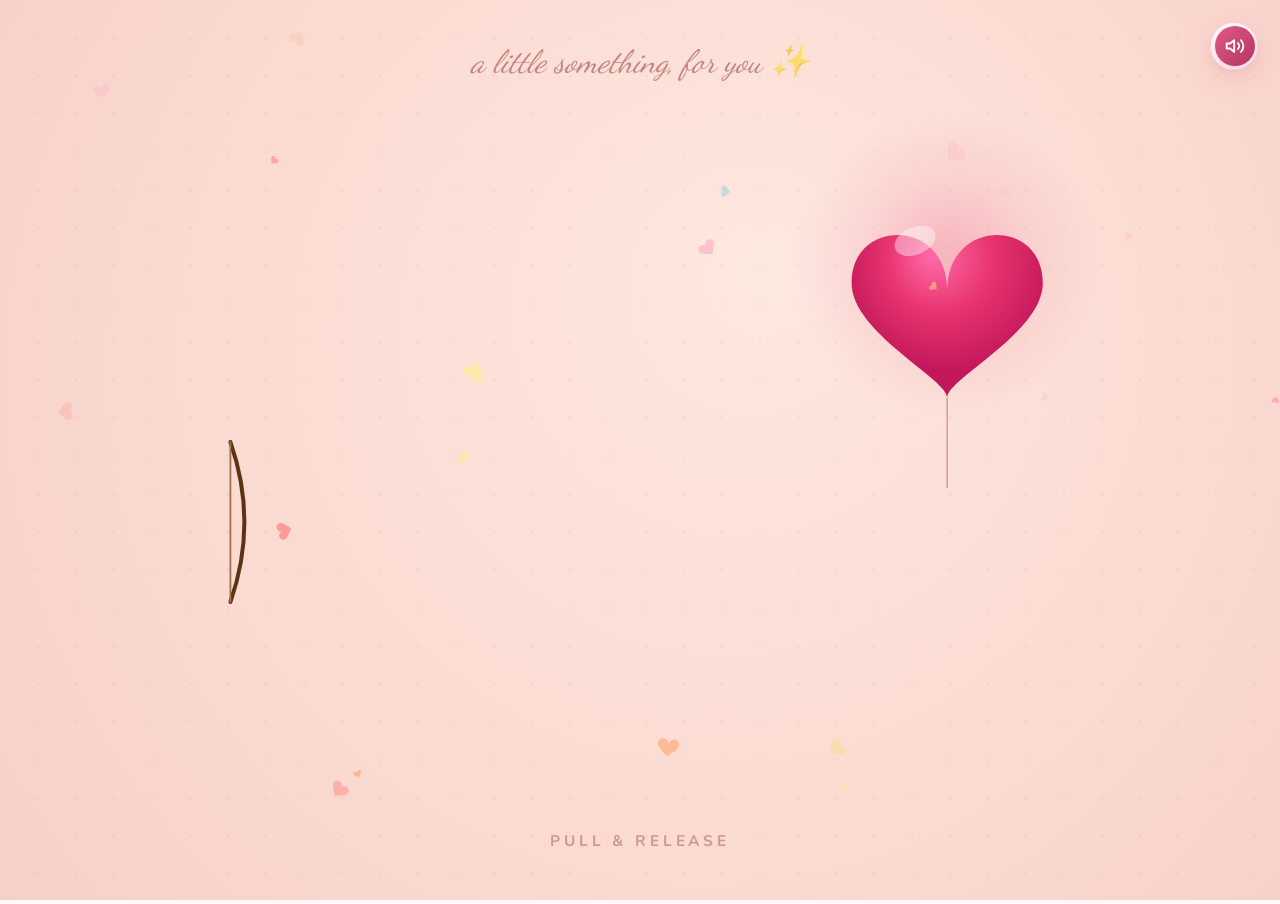
<file: index.html>
<!DOCTYPE html>
<html lang="en">
<head>
  <meta charset="UTF-8">
  <meta name="viewport" content="width=device-width, initial-scale=1.0">
  <title>Happy Birthday, Bestie! 🎉</title>
  <meta name="description" content="A birthday surprise for the best friend ever!">
  <link rel="preconnect" href="https://fonts.googleapis.com">
  <link rel="preconnect" href="https://fonts.gstatic.com" crossorigin>
  <link href="https://fonts.googleapis.com/css2?family=Dancing+Script:wght@600;700&family=Nunito:ital,wght@0,400;0,700;0,800;0,900;1,400&family=Playfair+Display:ital,wght@0,700;1,700&display=swap" rel="stylesheet">
  <link rel="stylesheet" href="style.css">
</head>
<body>

  <!-- Background Music -->
  <audio id="bg-audio" loop preload="auto" autoplay>
    <source src="sub_clair-happy-birthday-592177.mp3" type="audio/mpeg">
  </audio>

  <!-- Floating Speaker / Audio Control Widget -->
  <button id="btn-audio" class="audio-control-widget widget-show is-playing" type="button" aria-label="Toggle background music" title="Click to silent / turn off music">
    <div class="speaker-icon-wrap" id="disc">
      <svg class="speaker-svg speaker-svg-on" viewBox="0 0 24 24" aria-hidden="true">
        <polygon points="11 5 6 9 2 9 2 15 6 15 11 19 11 5"></polygon>
        <path d="M15.54 8.46a5 5 0 0 1 0 7.07"></path>
        <path d="M19.07 4.93a10 10 0 0 1 0 14.14"></path>
      </svg>
      <svg class="speaker-svg speaker-svg-off" viewBox="0 0 24 24" aria-hidden="true">
        <polygon points="11 5 6 9 2 9 2 15 6 15 11 19 11 5"></polygon>
        <line x1="22" y1="9" x2="16" y2="15"></line>
        <line x1="16" y1="9" x2="22" y2="15"></line>
      </svg>
    </div>
    <div class="audio-widget-content">
      <div class="audio-wave" id="audio-wave" aria-hidden="true">
        <span></span><span></span><span></span><span></span>
      </div>
      <div class="track-info">
        <span class="track-status t-status" id="track-status">Music Playing</span>
        <span class="track-name">Happy Birthday 🎂</span>
      </div>
    </div>
  </button>

  <!-- Confetti / particle overlay — always on top -->
  <canvas id="particles-canvas"></canvas>

  <!-- =====================================================================
       LANDING — single full-screen canvas (balloon + bow in one coordinate system)
       ===================================================================== -->
  <canvas id="landing-canvas"></canvas>

  <!-- =====================================================================
       DEMO WRAPPER — revealed after landing transition
       ===================================================================== -->
  <div id="demo-wrapper" class="hidden">
    <div class="demo-container">
      <iframe src="bestie.html" title="Birthday surprise for my best friend" allow="autoplay"></iframe>
    </div>
  </div>

  <script src="script.js"></script>
</body>
</html>
</file>
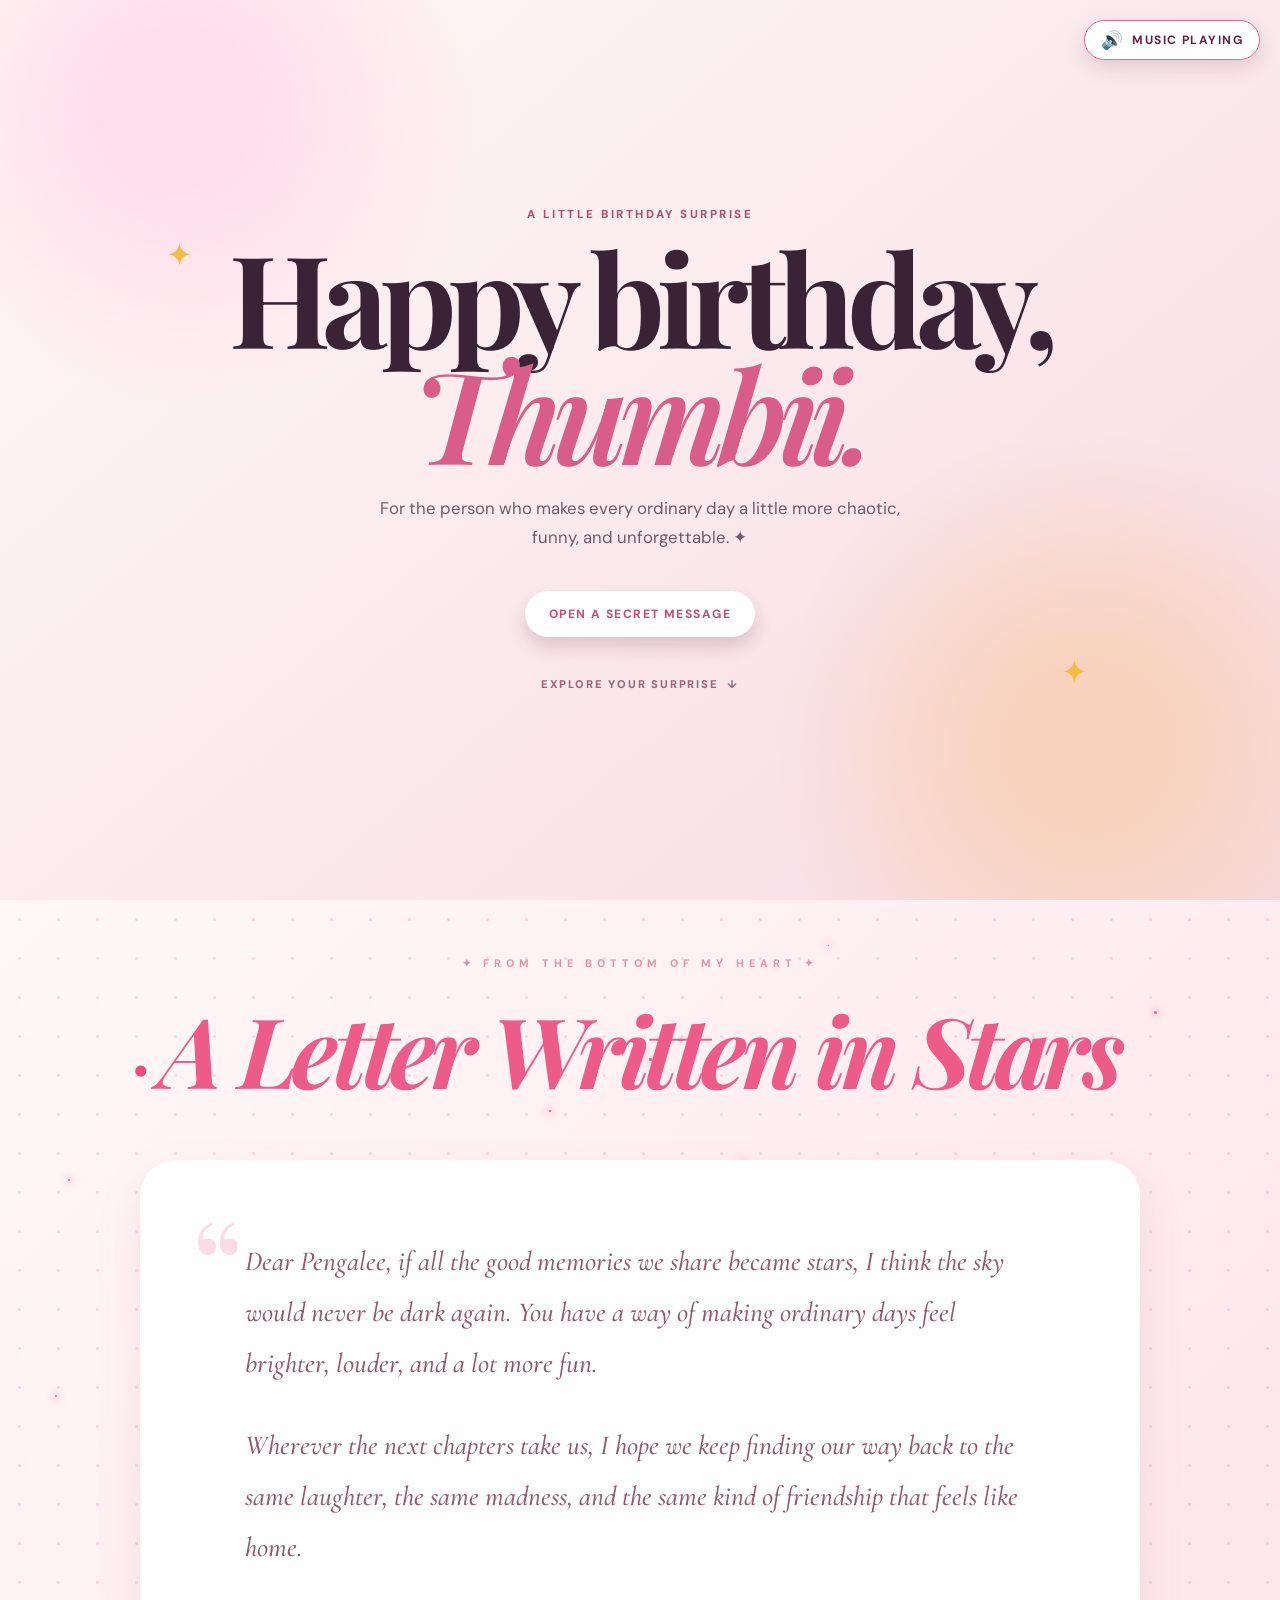
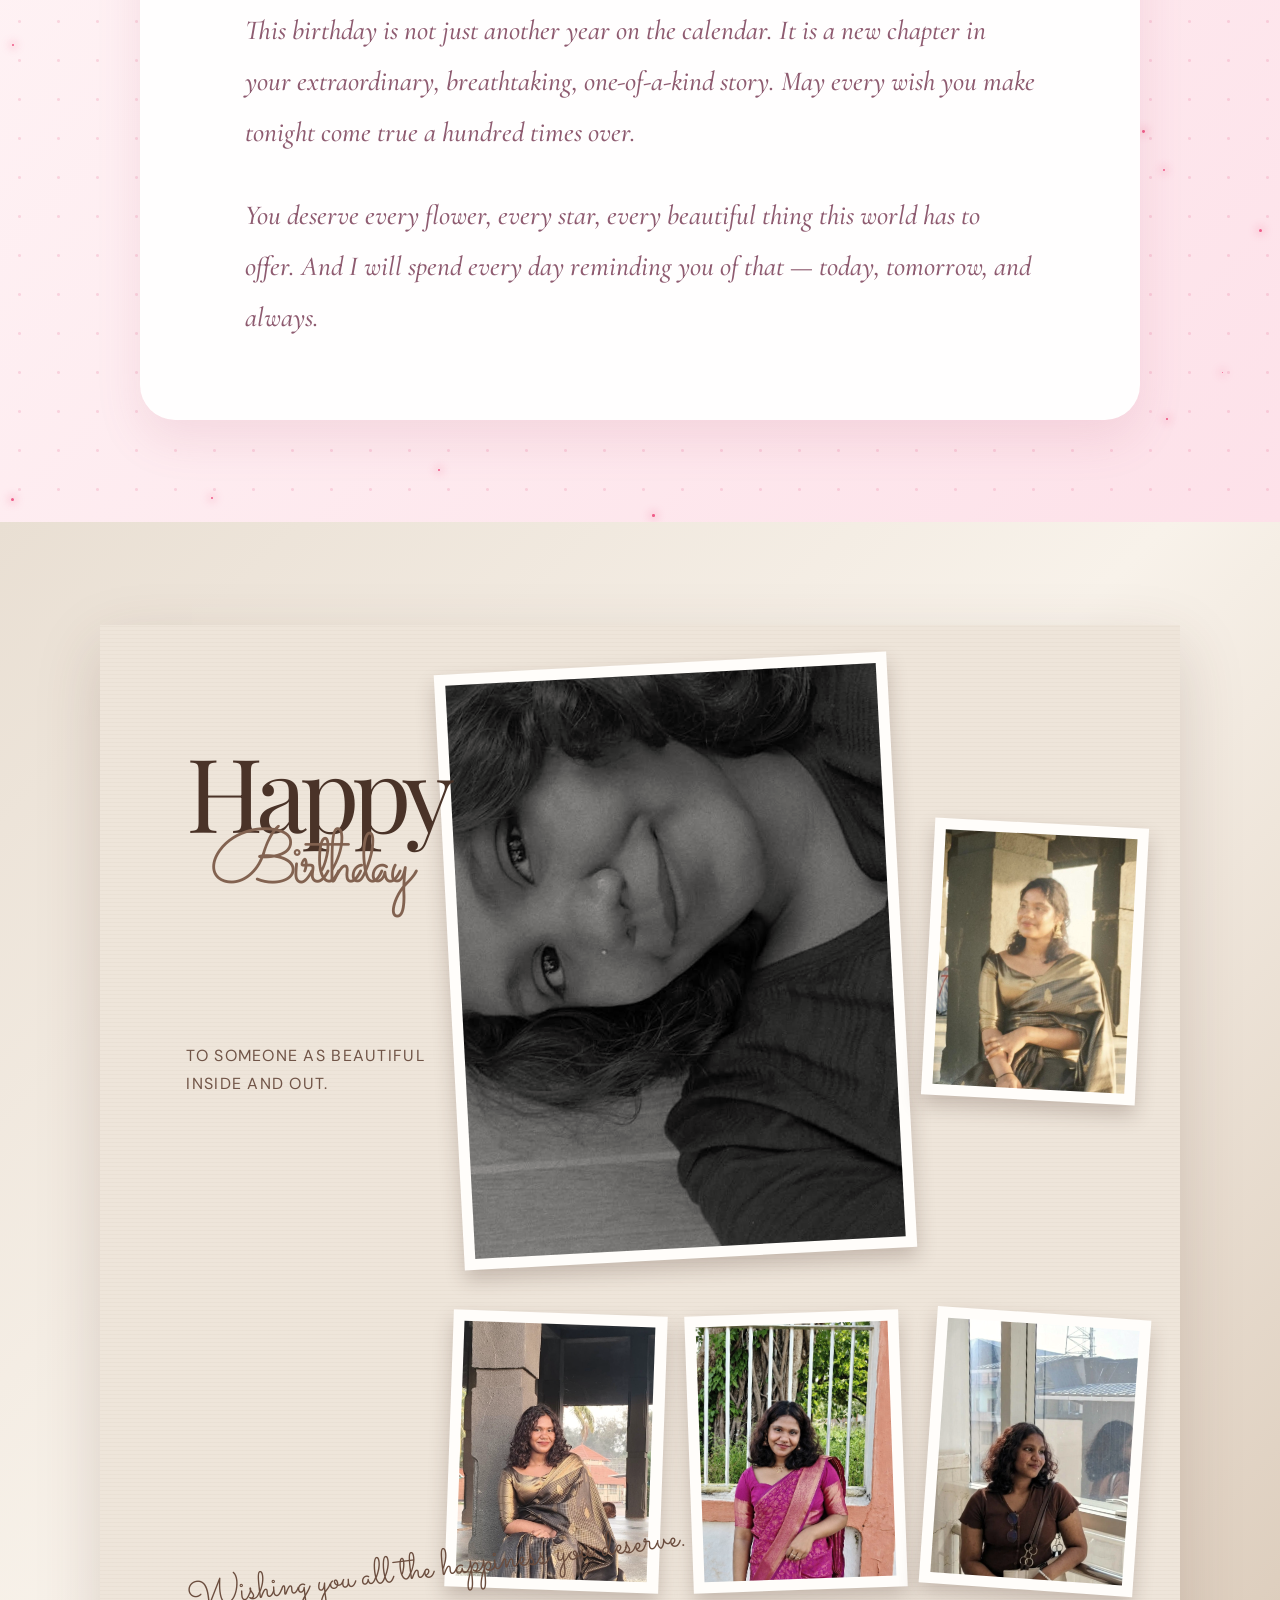
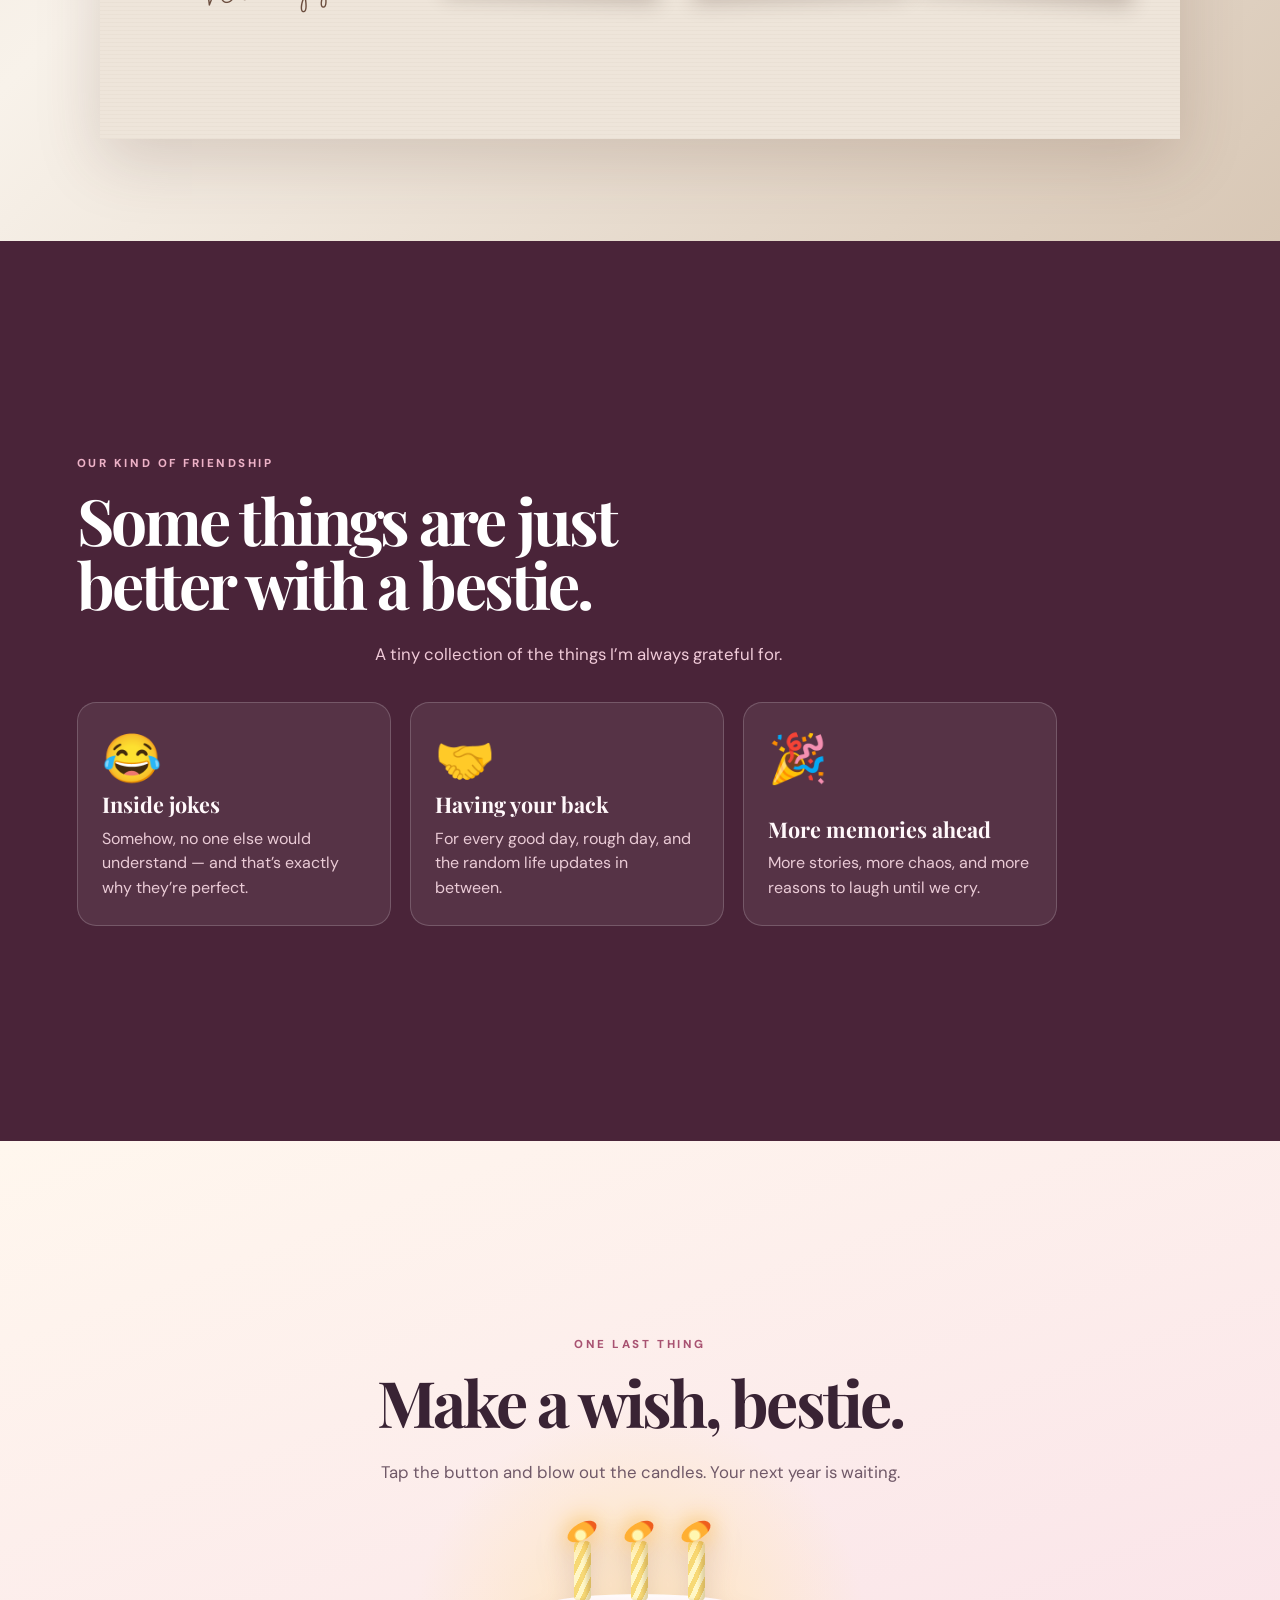
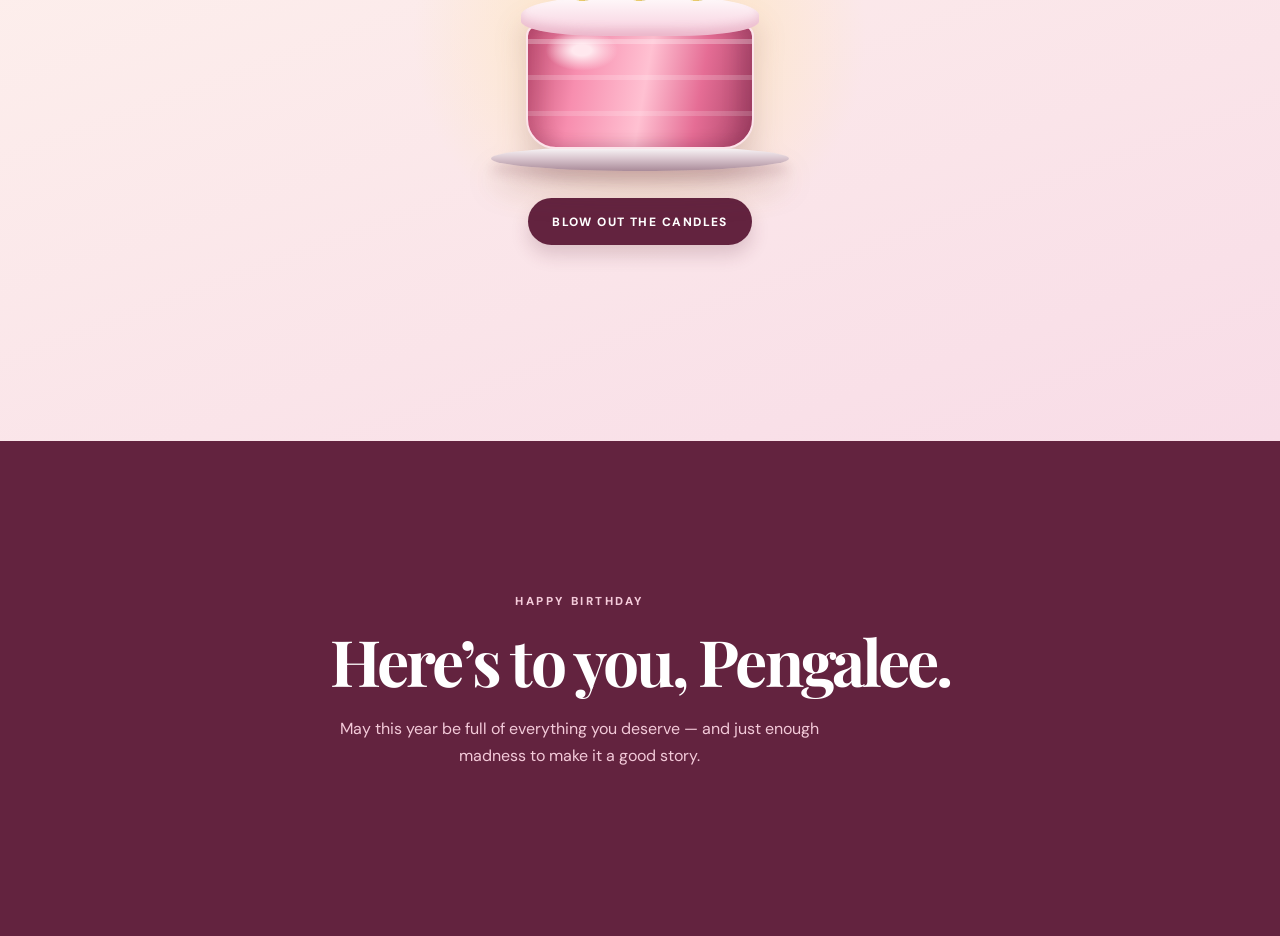
<file: bestie.html>
<!DOCTYPE html>
<html lang="en">
<head>
  <meta charset="UTF-8">
  <meta name="viewport" content="width=device-width, initial-scale=1.0">
  <title>Happy Birthday, Pengalee!</title>
  <link rel="preconnect" href="https://fonts.googleapis.com">
  <link rel="preconnect" href="https://fonts.gstatic.com" crossorigin>
  <link href="https://fonts.googleapis.com/css2?family=Cormorant+Garamond:ital,wght@0,400;0,500;1,400;1,500&family=DM+Sans:wght@400;500;700;800&family=Playfair+Display:ital,wght@0,600;0,700;1,600&family=Sacramento&display=swap" rel="stylesheet">
  <style>
    :root { --ink:#392334; --wine:#63233f; --pink:#d85d88; --blush:#f8dce6; --cream:#fffaf7; --gold:#f3bd45; }
    * { box-sizing:border-box; } html { scroll-behavior:smooth; }
    body { margin:0; overflow-x:hidden; color:var(--ink); font-family:"DM Sans",sans-serif; background:var(--cream); }
    #loader { position:fixed; inset:0; z-index:50; display:grid; place-items:center; background:radial-gradient(circle at 50% 43%,#ffe8ef 0,transparent 24%),linear-gradient(135deg,#f8cbd9,#fff5ef); transition:opacity .65s ease,visibility .65s; }
    #loader.done { opacity:0; visibility:hidden; } .loader-copy { text-align:center; color:var(--wine); } .loader-gift { font-size:3.5rem; display:block; animation:gift 1.1s ease-in-out infinite alternate; } .loader-copy p { margin:1rem 0 .4rem; font-family:"Playfair Display",serif; font-size:1.55rem; font-style:italic; } .loader-copy small { font-size:.65rem; letter-spacing:.18em; text-transform:uppercase; font-weight:800; } @keyframes gift { to { transform:translateY(-9px) rotate(5deg); } }
    section { min-height:100vh; padding:clamp(4rem,9vw,7rem) 6vw; display:grid; place-items:center; position:relative; overflow:hidden; }
    .cover { text-align:center; background:radial-gradient(circle at 14% 12%,#ffddeb 0 5%,transparent 22%),radial-gradient(circle at 85% 83%,#f8d2bd 0 6%,transparent 24%),linear-gradient(140deg,#fff9f7,#f7dbe4); }
    .cover::before,.cover::after { content:"✦"; position:absolute; color:var(--gold); font-size:2rem; animation:float 4s ease-in-out infinite; } .cover::before{left:13%;top:26%}.cover::after{right:15%;bottom:23%;animation-delay:-2s}
    .eyebrow { margin:0 0 1.1rem; color:#a85271; font-size:.72rem; font-weight:800; letter-spacing:.22em; text-transform:uppercase; }
    h1,h2 { font-family:"Playfair Display",serif; } h1 { font-size:clamp(3.5rem,10vw,8rem); line-height:.9; letter-spacing:-.065em; margin:0; } h1 em { color:var(--pink); font-weight:600; }
    h2 { font-size:clamp(2.4rem,5vw,4.5rem); line-height:1; letter-spacing:-.045em; margin:.2rem 0 1.4rem; }
    .sub { max-width:530px; margin:1.5rem auto 2rem; color:#705968; font-size:1.05rem; line-height:1.75; }
    .scroll { display:inline-flex; gap:.55rem; align-items:center; margin-top:2.5rem; color:#9b6578; font-size:.7rem; font-weight:800; letter-spacing:.16em; text-transform:uppercase; text-decoration:none; } .scroll span { animation:bob 1.3s ease-in-out infinite; }
    .letter { background:linear-gradient(120deg,#fffdfb,#fff3f6); } .letter-inner { width:min(690px,100%); padding:clamp(2rem,6vw,4.5rem); border:1px solid rgba(116,58,82,.13); background:#fffdfa; box-shadow:0 25px 60px rgba(104,51,75,.14); position:relative; }
    .letter-inner::before { content:"for my favorite person"; position:absolute; top:-1rem; right:1.25rem; color:#c36a87; font:2.2rem Sacramento,cursive; transform:rotate(-5deg); } .letter p { color:#644e5b; font-size:clamp(1rem,2vw,1.16rem); line-height:1.9; } .sign { color:#b14f71!important; font:2.6rem Sacramento,cursive; margin-bottom:0!important; }
    .moments { background:#4a2439; color:#fff8fa; } .moments .eyebrow{color:#edb2c7}.moments h2{color:white}.moments .sub{color:#f0cad8}.cards { display:grid; grid-template-columns:repeat(3,1fr); gap:1.2rem; width:min(980px,100%); margin-top:2rem; } .card { min-height:220px; padding:1.5rem; border:1px solid rgba(255,255,255,.18); background:rgba(255,255,255,.07); border-radius:1.2rem; display:flex; flex-direction:column; justify-content:end; transition:transform .25s, background .25s; } .card:hover{transform:translateY(-9px) rotate(1deg);background:rgba(255,255,255,.13)} .card span{font-size:3rem;margin-bottom:auto}.card b{font-family:"Playfair Display",serif;font-size:1.35rem}.card p{color:#eacbd6;line-height:1.55;margin:.55rem 0 0}
    .cake { text-align:center; background:radial-gradient(circle at 50% 55%,#ffe6bc 0,transparent 28%),linear-gradient(160deg,#fff7ee,#f8dce7); } .cake .sub{margin-bottom:2rem}.cake-art{height:260px;width:330px;position:relative;margin:0 auto 1.2rem;filter:drop-shadow(0 20px 14px rgba(94,42,57,.18))}.plate{position:absolute;bottom:8px;left:16px;width:298px;height:25px;border-radius:50%;background:linear-gradient(#fff,#d9c5ce 50%,#a98b99);box-shadow:0 10px 12px rgba(92,34,58,.16)}.cake-base{position:absolute;bottom:30px;left:51px;width:228px;height:125px;border-radius:12px 12px 30px 30px;background:radial-gradient(ellipse at 24% 20%,#ffe8ee 0 4%,transparent 15%),linear-gradient(100deg,#c75176,#f78eaf 23%,#ffc1d2 52%,#e56d95 75%,#a94468);border:2px solid #fce4ea;box-shadow:inset 12px 0 15px rgba(92,22,54,.13),inset -13px 0 18px rgba(92,22,54,.2)}.cake-base::after{content:"";position:absolute;inset:13px 0 auto;height:5px;background:rgba(255,255,255,.28);box-shadow:0 36px 0 rgba(255,255,255,.18),0 72px 0 rgba(255,255,255,.16)}.icing{position:absolute;bottom:143px;left:46px;width:238px;height:42px;border-radius:50% 50% 35% 35%;background:linear-gradient(#fffdfd,#f7cddd);box-shadow:inset 0 -7px 9px rgba(185,78,119,.18)}.candle{position:absolute;bottom:178px;width:17px;height:60px;border-radius:5px;background:repeating-linear-gradient(115deg,#f7d976 0 5px,#fff7c7 5px 10px);box-shadow:inset -4px 0 4px rgba(94,54,15,.2)}.c1{left:99px}.c2{left:156px}.c3{left:213px}.flame{position:absolute;bottom:232px;width:18px;height:31px;border-radius:70% 30% 70% 30%;background:radial-gradient(circle at 60% 62%,#fff7b1 0 20%,#ffaf32 30% 60%,#ef5e1d 68%);box-shadow:0 0 24px #ffb942;transform:rotate(45deg);transition:all .45s}.f1{left:98px}.f2{left:155px}.f3{left:212px}.out{opacity:0;transform:translateY(13px) scale(.2)}button{border:0;border-radius:999px;padding:.95rem 1.5rem;background:var(--wine);color:white;font:800 .75rem "DM Sans",sans-serif;letter-spacing:.12em;text-transform:uppercase;cursor:pointer;box-shadow:0 10px 18px rgba(92,34,58,.18);transition:transform .2s}button:hover{transform:translateY(-3px)}.finale{min-height:55vh;text-align:center;background:var(--wine);color:white}.finale h2{color:#fff}.finale p{color:#f3cad9;max-width:500px;line-height:1.7}.show{display:none;margin-top:1rem;color:#ffd56b;font-family:"Playfair Display",serif;font-size:1.3rem}.show.active{display:block}#confetti{position:fixed;inset:0;pointer-events:none;z-index:10;overflow:hidden}.bit{position:absolute;top:-30px;width:9px;height:14px;animation:fall 2.7s linear forwards}@keyframes fall{to{transform:translate(var(--x),110vh) rotate(720deg);opacity:0}}@keyframes bob{50%{transform:translateY(5px)}}@keyframes float{50%{transform:translateY(-13px) rotate(16deg)}}
    .secret-trigger { background:#fff; color:#bd5177; margin-top:.4rem; } .secret { position:fixed; inset:0; z-index:30; display:none; place-items:center; padding:1.3rem; background:rgba(49,17,36,.48); backdrop-filter:blur(10px); } .secret.open{display:grid}.gift-chamber{position:absolute;display:grid;place-items:center;text-align:center;transition:opacity .35s ease,transform .35s ease}.chamber-glow{position:absolute;width:min(78vw,430px);aspect-ratio:1;border-radius:50%;background:radial-gradient(circle,rgba(255,237,177,.46),rgba(238,102,147,.2) 38%,transparent 69%);animation:pulse 1.25s ease-in-out infinite alternate}.gift-copy{position:absolute;top:calc(50% + 135px);color:white;font:italic 1.25rem "Playfair Display",serif;white-space:nowrap}.gift-box{width:150px;height:120px;position:relative;z-index:1;filter:drop-shadow(0 22px 15px rgba(36,8,24,.35));animation:giftBounce .8s ease-in-out infinite alternate}.gift-base{position:absolute;bottom:0;width:150px;height:95px;border-radius:8px;background:linear-gradient(100deg,#d92862,#f16f96 45%,#be1f55);box-shadow:inset 10px 0 12px rgba(255,255,255,.15),inset -12px 0 14px rgba(75,0,27,.2)}.gift-base::after{content:"";position:absolute;left:62px;top:0;width:24px;height:100%;background:#ffd85e;box-shadow:inset 5px 0 5px rgba(161,100,5,.18)}.gift-lid{position:absolute;top:12px;left:-9px;width:168px;height:35px;border-radius:7px;background:linear-gradient(#f57d9e,#cc265e);z-index:2;transform-origin:20% 100%;transition:transform .65s cubic-bezier(.2,.9,.25,1.45)}.gift-lid::after{content:"";position:absolute;left:70px;width:25px;height:100%;background:#ffe06b}.gift-bow{position:absolute;z-index:3;left:49px;top:-8px;width:54px;height:35px;border:9px solid #ffe06b;border-radius:50%;box-shadow:28px 0 0 -9px #ffe06b}.secret.revealing .gift-lid{transform:translateY(-40px) rotate(-24deg)}.secret.revealing .gift-box{animation:giftOpen .95s ease forwards}.secret.revealed .gift-chamber{opacity:0;transform:scale(1.2);pointer-events:none}.secret-card{position:relative;width:min(820px,100%);max-height:90vh;overflow:auto;padding:clamp(2rem,6vw,4rem);text-align:left;border-radius:.25rem;background:#fffdfd;box-shadow:0 32px 80px rgba(76,23,45,.28);border:1px solid rgba(116,58,82,.13);opacity:0;transform:translateY(40px) scale(.96);pointer-events:none}.secret.revealed .secret-card{pointer-events:auto;animation:noteReveal .7s .05s cubic-bezier(.2,.9,.3,1.18) forwards}.close{position:absolute;right:1.35rem;top:1rem;border:0;background:none;color:#f091ad;font-size:2.3rem;font-weight:300;padding:0;box-shadow:none}.secret-gift{font-size:3.5rem;margin:.1rem;text-align:center}.secret-card h2{color:var(--ink);font-style:normal;font-size:clamp(2.5rem,6vw,4.4rem)}.secret-card p{color:#644e5b;font-size:clamp(1rem,2vw,1.16rem);line-height:1.9}.secret-card .eyebrow{margin-top:1.4rem}.photo-row{display:grid;grid-template-columns:repeat(3,1fr);gap:.75rem;margin:1.8rem 0}.photo-row img{width:100%;aspect-ratio:1/1.18;object-fit:cover;border-radius:.7rem;box-shadow:0 10px 20px rgba(92,34,58,.14)}.secret-icons{font-size:1.55rem;letter-spacing:.35rem;margin-top:1.2rem;text-align:center}.secret-sign{color:#b14f71!important;font:2.4rem Sacramento,cursive!important;margin-bottom:0!important}@keyframes pulse{to{transform:scale(1.13);opacity:.7}}@keyframes giftBounce{to{transform:translateY(-10px)}}@keyframes giftOpen{65%{transform:scale(1.08)}100%{transform:scale(.82);opacity:0}}@keyframes noteReveal{to{opacity:1;transform:translateY(0) scale(1)}}
    .star-letter { text-align:center; color:#fff; background:radial-gradient(circle at 17% 23%,rgba(247,186,69,.18) 0 1px,transparent 2px),radial-gradient(circle at 75% 14%,rgba(255,255,255,.7) 0 1px,transparent 2px),radial-gradient(circle at 42% 70%,rgba(255,255,255,.45) 0 1px,transparent 2px),radial-gradient(ellipse at bottom,#472d68 0,#1f183e 55%,#111129 100%); background-size:61px 63px,93px 89px,47px 57px,auto; } .star-letter::before{content:"✦  ·  ✧  ·  ✦";position:absolute;top:10%;color:#f5ce77;letter-spacing:1rem;font-size:1.2rem;opacity:0}.star-letter.in::before{animation:starBanner 1.2s .2s ease forwards}.constellation{position:absolute;inset:0;overflow:hidden;pointer-events:none}.constellation i{position:absolute;width:var(--s);height:var(--s);border-radius:50%;background:#fff2bf;box-shadow:0 0 10px 2px rgba(255,222,126,.75);opacity:0;transform:translate(var(--dx),var(--dy)) scale(.2)}.star-letter.in .constellation i{animation:starGather 1.7s var(--d) cubic-bezier(.16,.85,.3,1) forwards,twinkle 2.3s calc(var(--d) + 1.7s) ease-in-out infinite}.star-letter .eyebrow{color:#ebc878}.star-letter h2{font-size:clamp(3rem,8vw,6.6rem);color:#fff4d8;font-style:italic;overflow:hidden}.title-line{display:block;transform:translateY(118%);opacity:0}.star-letter.in .title-line{animation:writeStars 1s cubic-bezier(.2,.8,.22,1) forwards}.star-letter.in .title-line+ .title-line{animation-delay:.18s}.star-note{width:min(650px,100%);padding:clamp(1.7rem,5vw,3.4rem);border:1px solid rgba(255,234,165,.36);border-radius:1.4rem;background:rgba(26,17,59,.45);box-shadow:0 20px 60px rgba(0,0,0,.35),inset 0 0 50px rgba(214,173,89,.08);backdrop-filter:blur(4px);opacity:0;transform:translateY(36px) scale(.97)}.star-letter.in .star-note{animation:letterArrives .9s .56s cubic-bezier(.2,.9,.3,1.15) forwards}.star-note p{margin:0;color:#f8eada;font-family:"Playfair Display",serif;font-size:clamp(1.1rem,2.5vw,1.42rem);font-style:italic;line-height:1.85}.star-note p+p{margin-top:1.2rem}.star-sign{color:#f5cb78!important;font-family:Sacramento,cursive!important;font-size:2.7rem!important}@keyframes starGather{to{opacity:1;transform:translate(0,0) scale(1)}}@keyframes twinkle{50%{opacity:.28;transform:scale(.55)}}@keyframes writeStars{to{transform:translateY(0);opacity:1}}@keyframes letterArrives{to{opacity:1;transform:translateY(0) scale(1)}}@keyframes starBanner{to{opacity:.9}}@media(prefers-reduced-motion:reduce){.star-letter::before,.constellation i,.title-line,.star-note{animation:none!important;opacity:1!important;transform:none!important}}
    /* Pink letter-in-stars treatment */
    .star-letter { color:var(--ink); background:radial-gradient(circle at 11% 14%,#e84e7b 0 5px,transparent 6px),radial-gradient(circle at 88% 74%,#ef82a2 0 4px,transparent 5px),radial-gradient(circle at 50% 50%,rgba(229,101,142,.2) 0 1px,transparent 2px),linear-gradient(135deg,#fff8f8,#fde1e9); background-size:auto,auto,39px 39px,auto; padding:clamp(4.5rem,8vw,7rem) 5vw; } .star-letter::before { content:"✦  FROM THE BOTTOM OF MY HEART  ✦"; top:3.5rem; color:#d98b9e; font:700 .68rem "DM Sans",sans-serif; letter-spacing:.45em; } .constellation i { background:#ef5d89; box-shadow:0 0 9px 2px rgba(238,93,137,.38); } .star-heading { position:relative;z-index:1;width:100%;margin:0 auto clamp(2rem,5vw,4rem); } .star-letter .eyebrow { color:#d98b9e; } .star-letter h2 { color:#ed5b88; font-size:clamp(3.3rem,7.6vw,7rem); line-height:.96; letter-spacing:-.055em; margin:0; } .title-line { display:inline-block; } .star-note { width:min(1000px,100%); min-height:430px; text-align:left; padding:clamp(2rem,6vw,5.8rem); border:0; border-radius:2.2rem; background:#fffefe; box-shadow:0 20px 45px rgba(189,89,123,.13); backdrop-filter:none; position:relative; z-index:1; } .star-note::before { content:"“"; position:absolute; left:clamp(1.7rem,4vw,3.5rem); top:clamp(1.2rem,3vw,2.4rem); color:#f9dce5; font:8rem/1 "Playfair Display",serif; } .star-note p { position:relative; max-width:790px; margin-left:auto; margin-right:auto; color:#8e5b70; font-family:"Cormorant Garamond",serif; font-weight:500; font-size:clamp(1.35rem,2.5vw,1.72rem); font-style:italic; line-height:1.85; } .star-note p + p { margin-top:2rem; } .star-sign { display:none; }
    .memory-reel { min-height:auto; padding:6rem 0; display:block; background:linear-gradient(135deg,#fffaf8,#f9e4eb); text-align:center; } .memory-reel h2{margin-bottom:.75rem}.memory-reel .sub{margin:0 auto 2.5rem}.reel-window{width:100%;overflow:hidden;padding:.7rem 0 1.2rem}.reel-track{display:flex;width:max-content;gap:1.45rem;animation:reel 32s linear infinite}.reel-window:hover .reel-track{animation-play-state:paused}.memory-shot{width:clamp(190px,21vw,300px);height:clamp(275px,31vw,435px);overflow:hidden;position:relative;flex:0 0 auto;border-radius:1.55rem;background:#eecbd7;box-shadow:0 16px 32px rgba(111,53,77,.16)}.memory-shot img{width:100%;height:100%;object-fit:cover;transition:transform .5s ease}.memory-shot:hover img{transform:scale(1.06)}.memory-shot::after{content:"";position:absolute;inset:55% 0 0;background:linear-gradient(transparent,rgba(37,16,29,.68));pointer-events:none}.memory-shot span{position:absolute;left:1.1rem;bottom:1rem;z-index:1;color:white;font:italic 1.25rem "Playfair Display",serif;text-align:left}.memory-shot small{display:block;margin-top:.2rem;font:700 .58rem "DM Sans",sans-serif;letter-spacing:.14em;text-transform:uppercase;opacity:.8}@keyframes reel{to{transform:translateX(-50%)}}@media(prefers-reduced-motion:reduce){.reel-track{animation:none;width:auto;overflow-x:auto}.memory-shot{width:250px}}
    .photo-collage { min-height:auto; padding:clamp(4.5rem,8vw,7rem) 5vw; background:linear-gradient(135deg,#e9dfd3,#f8f2ea 45%,#d8c7b5); } .collage-wrap { width:min(1080px,100%); margin:auto; padding:clamp(1.4rem,3vw,2.5rem); background:#eee5da; box-shadow:0 22px 60px rgba(89,58,43,.18); position:relative; overflow:hidden; } .collage-wrap::before { content:""; position:absolute; inset:0; opacity:.24; background:repeating-linear-gradient(0deg,rgba(105,75,53,.13) 0 1px,transparent 1px 4px); pointer-events:none; } .collage-title { position:absolute; z-index:2; top:11%; left:8%; color:#4a3328; font:clamp(3.2rem,8vw,7.5rem)/.86 "Playfair Display",serif; letter-spacing:-.07em; } .collage-title em { display:block; font:clamp(2.5rem,6vw,5.3rem)/.85 Sacramento,cursive; color:#826250; margin-left:1.5rem; } .collage-sub { position:absolute; z-index:2; left:8%; top:36%; width:27%; color:#705447; font-size:clamp(.72rem,1.35vw,1rem); line-height:1.75; letter-spacing:.08em; text-transform:uppercase; } .polaroid-grid { position:relative; z-index:1; min-height:clamp(650px,72vw,820px); margin-left:31%; display:grid; grid-template-columns:repeat(3,1fr); grid-template-rows:1.15fr .8fr; gap:clamp(.8rem,2vw,1.6rem); align-items:center; } .polaroid { margin:0; padding:clamp(.4rem,1vw,.7rem); background:#fffdfa; box-shadow:0 10px 20px rgba(65,41,29,.23); transform:rotate(var(--r)); transition:transform .35s ease,box-shadow .35s ease; } .polaroid:hover { transform:translateY(-10px) rotate(0); box-shadow:0 18px 30px rgba(65,41,29,.28); } .polaroid img { width:100%; aspect-ratio:3/4; object-fit:cover; display:block; filter:sepia(.08) saturate(.9); } .polaroid:nth-child(1){grid-column:1/3;grid-row:1}.polaroid:nth-child(2){grid-column:3;grid-row:1}.polaroid:nth-child(3){grid-column:1;grid-row:2}.polaroid:nth-child(4){grid-column:2;grid-row:2}.polaroid:nth-child(5){grid-column:3;grid-row:2}.collage-note { position:absolute; z-index:2; left:8%; bottom:10%; color:#6b4d3e; font:clamp(1.35rem,3vw,2.35rem)/1.1 Sacramento,cursive; transform:rotate(-7deg); } @media(max-width:720px){.collage-title{position:relative;top:auto;left:auto;margin-bottom:.8rem}.collage-sub,.collage-note{position:relative;left:auto;top:auto;bottom:auto;width:auto;margin:.7rem 0 1.5rem}.polaroid-grid{margin:0;min-height:500px;gap:.55rem}.collage-note{margin-top:1.5rem}.polaroid{padding:.3rem}}
    @media(max-width:650px){.cards{grid-template-columns:1fr}.card{min-height:170px}.letter-inner::before{font-size:1.7rem;top:-.8rem}.cake-art{transform:scale(.85);margin:-1.2rem auto -.2rem}}
  </style>
</head>
<body>
  <div id="loader"><div class="loader-copy"><span class="loader-gift">🎁</span><p>Putting together a little surprise…</p><small>Made especially for Pengalee</small></div></div>
  <div id="confetti"></div>
  <section class="cover">
    <div><p class="eyebrow">A little birthday surprise</p><h1>Happy birthday,<br><em>Thumbii.</em></h1><p class="sub">For the person who makes every ordinary day a little more chaotic, funny, and unforgettable. ✦</p><button class="secret-trigger" id="open-secret">Open a secret message</button><br><a class="scroll" href="#stars">Explore your surprise <span>↓</span></a></div>
  </section>
  <section class="star-letter" id="stars"><div class="constellation" aria-hidden="true"></div><div class="star-heading"><h2><span class="title-line">A Letter Written in Stars</span></h2></div><article class="star-note"><p>Dear Pengalee, if all the good memories we share became stars, I think the sky would never be dark again. You have a way of making ordinary days feel brighter, louder, and a lot more fun.</p><p>Wherever the next chapters take us, I hope we keep finding our way back to the same laughter, the same madness, and the same kind of friendship that feels like home.</p><p>This birthday is not just another year on the calendar. It is a new chapter in your extraordinary, breathtaking, one-of-a-kind story. May every wish you make tonight come true a hundred times over.</p><p>You deserve every flower, every star, every beautiful thing this world has to offer. And I will spend every day reminding you of that — today, tomorrow, and always.</p></article></section>
  <section class="photo-collage"><div class="collage-wrap"><div class="collage-title">Happy<em>Birthday</em></div><p class="collage-sub">To someone as beautiful inside and out.</p><div class="polaroid-grid"><figure class="polaroid" style="--r:-3deg"><img src="photos/gallery1.jpg" alt="Pengalee" onerror="this.src='assets/birthday-person-placeholder.svg'"></figure><figure class="polaroid" style="--r:3deg"><img src="photos/gallery2.jpg" alt="Pengalee" onerror="this.src='assets/birthday-person-placeholder.svg'"></figure><figure class="polaroid" style="--r:2deg"><img src="photos/gallery3.jpg" alt="Pengalee" onerror="this.src='assets/birthday-person-placeholder.svg'"></figure><figure class="polaroid" style="--r:-2deg"><img src="photos/gallery4.jpg" alt="Pengalee" onerror="this.src='assets/birthday-person-placeholder.svg'"></figure><figure class="polaroid" style="--r:4deg"><img src="photos/gallery5.jpg" alt="Pengalee" onerror="this.src='assets/birthday-person-placeholder.svg'"></figure></div><p class="collage-note">Wishing you all the happiness you deserve.</p></div></section>
  <section class="moments"><div><p class="eyebrow">Our kind of friendship</p><h2>Some things are just<br>better with a bestie.</h2><p class="sub">A tiny collection of the things I’m always grateful for.</p><div class="cards"><article class="card"><span>😂</span><b>Inside jokes</b><p>Somehow, no one else would understand — and that’s exactly why they’re perfect.</p></article><article class="card"><span>🤝</span><b>Having your back</b><p>For every good day, rough day, and the random life updates in between.</p></article><article class="card"><span>🎉</span><b>More memories ahead</b><p>More stories, more chaos, and more reasons to laugh until we cry.</p></article></div></div></section>
  <section class="cake"><div><p class="eyebrow">One last thing</p><h2>Make a wish, bestie.</h2><p class="sub">Tap the button and blow out the candles. Your next year is waiting.</p><div class="cake-art" aria-label="Birthday cake"><div class="plate"></div><div class="cake-base"></div><div class="icing"></div><i class="candle c1"></i><i class="candle c2"></i><i class="candle c3"></i><i class="flame f1"></i><i class="flame f2"></i><i class="flame f3"></i></div><button id="blow">Blow out the candles</button><p class="show" id="wish">Wish made. Let the good things begin. ✨</p></div></section>
  <section class="finale"><div><p class="eyebrow">Happy birthday</p><h2>Here’s to you, Pengalee.</h2><p>May this year be full of everything you deserve — and just enough madness to make it a good story.</p></div></section>
  <div class="secret" id="secret" role="dialog" aria-modal="true" aria-label="A note for you"><div class="gift-chamber" aria-hidden="true"><div class="chamber-glow"></div><div class="gift-box"><div class="gift-lid"></div><div class="gift-bow"></div><div class="gift-base"></div></div><p class="gift-copy">A little something for Pengalee…</p></div><article class="secret-card"><button class="close" id="close-secret" aria-label="Close">×</button><p class="eyebrow">A note for you</p><h2>You make life<br>more fun.</h2><p>May life give you every reason to smile, every dream worth chasing, and every moment worth remembering. And wherever life takes us, I hope I’m there beside you for at least some of the madness. ❤️</p><p>Thank you for being the kind of friend who brings the laughs, keeps it real, and makes even the smallest moments feel special.</p><p class="secret-sign">Always cheering for you,</p></article></div>
  <script>
    const colors=["#f4bd45","#e86797","#76c9bd","#f29a58","#fff"];
    document.getElementById("blow").addEventListener("click",function(){document.querySelectorAll(".flame").forEach(x=>x.classList.add("out"));this.style.display="none";document.getElementById("wish").classList.add("active");const box=document.getElementById("confetti");for(let i=0;i<130;i++){const bit=document.createElement("i");bit.className="bit";bit.style.left=Math.random()*100+"vw";bit.style.background=colors[i%colors.length];bit.style.setProperty("--x",(Math.random()-.5)*260+"px");bit.style.animationDelay=Math.random()*.45+"s";box.append(bit);setTimeout(()=>bit.remove(),3200)}});
    const secret=document.getElementById("secret");let revealTimer;function closeSecret(){clearTimeout(revealTimer);secret.classList.remove("open","revealing","revealed")}document.getElementById("open-secret").addEventListener("click",()=>{secret.classList.add("open");requestAnimationFrame(()=>secret.classList.add("revealing"));revealTimer=setTimeout(()=>secret.classList.add("revealed"),850)});document.getElementById("close-secret").addEventListener("click",closeSecret);secret.addEventListener("click",e=>{if(e.target===secret)closeSecret()});const starSection=document.querySelector(".star-letter"),sky=document.querySelector(".constellation");for(let i=0;i<42;i++){const star=document.createElement("i");star.style.left=Math.random()*100+"%";star.style.top=Math.random()*100+"%";star.style.setProperty("--s",(Math.random()*3+1)+"px");star.style.setProperty("--dx",(Math.random()-.5)*180+"px");star.style.setProperty("--dy",(Math.random()-.5)*150+"px");star.style.setProperty("--d",(Math.random()*.8)+"s");sky.append(star)}new IntersectionObserver(entries=>{entries.forEach(entry=>{if(entry.isIntersecting){starSection.classList.add("in");}})},{threshold:.32}).observe(starSection);window.addEventListener("load",()=>setTimeout(()=>document.getElementById("loader").classList.add("done"),1300));
    if (window.self === window.top) {
      const bAudio = document.createElement("audio");
      bAudio.id = "bg-audio";
      bAudio.loop = true;
      bAudio.preload = "auto";
      bAudio.src = "sub_clair-happy-birthday-592177.mp3";
      document.body.appendChild(bAudio);
      const bBtn = document.createElement("button");
      bBtn.id = "bestie-audio-btn";
      bBtn.setAttribute("aria-label", "Toggle background music");
      bBtn.innerHTML = '<span id="bestie-spk-icon" style="font-size:1.1rem">🔊</span> <span id="bestie-spk-text">Music Playing</span>';
      bBtn.style.cssText = "position:fixed;top:20px;right:20px;z-index:9999;background:rgba(255,255,255,0.92);backdrop-filter:blur(10px);border:1.5px solid #e86797;border-radius:50px;padding:8px 16px;cursor:pointer;font-family:'DM Sans',sans-serif;font-size:0.75rem;font-weight:700;color:#63233f;display:flex;align-items:center;gap:8px;box-shadow:0 8px 20px rgba(99,35,63,0.15);transition:transform .2s;";
      bBtn.onmouseover = () => bBtn.style.transform = "scale(1.05)";
      bBtn.onmouseout = () => bBtn.style.transform = "scale(1)";
      document.body.appendChild(bBtn);
      let bSilenced = false;
      function updateBUI(playing) {
        const ic = document.getElementById("bestie-spk-icon");
        const tx = document.getElementById("bestie-spk-text");
        if (playing) {
          if (ic) ic.textContent = "🔊";
          if (tx) tx.textContent = "Music Playing";
          bBtn.style.borderColor = "#e86797";
        } else {
          if (ic) ic.textContent = "🔇";
          if (tx) tx.textContent = "Music Silent";
          bBtn.style.borderColor = "#f8cbd9";
        }
      }
      function bPlay() {
        bAudio.muted = false;
        bAudio.play().then(() => { if (!bSilenced) updateBUI(true); }).catch(() => { if (!bSilenced) updateBUI(true); });
      }
      bBtn.onclick = () => {
        if (!bAudio.paused && !bAudio.muted) {
          bSilenced = true;
          bAudio.pause();
          updateBUI(false);
        } else {
          bSilenced = false;
          bPlay();
        }
      };
      bPlay();
      window.addEventListener("pointerdown", () => {
        if (!bSilenced && bAudio.paused) bPlay();
      }, { once: true, passive: true });
    } else {
      window.addEventListener("pointerdown", () => {
        try { window.parent.postMessage({ type: "BDY_INTERACTION" }, "*"); } catch(e){}
      }, { passive: true });
    }
  </script>
</body>
</html>
</file>
<file: style.css>
/* ==========================================================================
   Birthday Wishes — Full Stylesheet
   Landing: warm blush/cream + heart balloon + bow-arrow
   Birthday: pink grid, envelope, polaroids, flip cards, cake, finale
   ========================================================================== */

:root {
  /* Birthday page palette */
  --pink: #E05A87;
  --pink-dark: #B53660;
  --pink-light: #FAD0DD;
  --gold: #D4AF37;
  --gold-bright: #FFD700;
  --ivory: #FFF9FA;
  --rose-white: #FFF0F5;
  --charcoal: #2D1C22;
  --muted: #6E535C;
  --card-bg: rgba(255,255,255,0.92);

  /* Landing palette */
  --cream: #FBF0EA;
  --blush: #F5D5CC;
  --warm-rose: #E8A0A0;

  --serif: 'Playfair Display', Georgia, serif;
  --sans: 'DM Sans', -apple-system, sans-serif;
  --script: 'Great Vibes', cursive;

  --ease-spring: cubic-bezier(0.175, 0.885, 0.32, 1.275);
  --ease-smooth: cubic-bezier(0.25, 1, 0.5, 1);

  --shadow-sm: 0 4px 6px -1px rgba(224,90,135,0.06);
  --shadow-md: 0 10px 20px -3px rgba(224,90,135,0.13);
  --shadow-lg: 0 20px 30px -5px rgba(224,90,135,0.2);
}

/* ---------- Reset ---------- */
*, *::before, *::after { box-sizing: border-box; margin: 0; padding: 0; }
html { scroll-behavior: smooth; font-size: 16px; }
body {
  font-family: var(--sans);
  background: var(--ivory);
  color: var(--charcoal);
  overflow-x: hidden;
  -webkit-font-smoothing: antialiased;
}
h1,h2,h3,h4 { font-family: var(--serif); font-weight: 700; }
a { text-decoration: none; color: inherit; }
img { display: block; max-width: 100%; }

/* ---------- Utilities ---------- */
.container     { width: 90%; max-width: 1200px; margin: 0 auto; }
.max-w-600     { max-width: 600px; }
.text-center   { text-align: center; }
.page-padding  { padding: 6rem 0; }
.inline-flex   { display: inline-flex; align-items: center; justify-content: center; }
.hidden        { display: none !important; }
.icon-left     { margin-right: 10px; }

/* ==========================================================================
   PARTICLE CANVAS (always fixed, pointer-events: none)
   ========================================================================== */
#particles-canvas {
  position: fixed;
  inset: 0;
  width: 100vw;
  height: 100vh;
  pointer-events: none;
  z-index: 5;
}

/* ==========================================================================
   LANDING OVERLAY
   ========================================================================== */
#landing-overlay {
  position: fixed;
  inset: 0;
  z-index: 1000;
  display: flex;
  flex-direction: column;
  align-items: center;
  justify-content: center;
  overflow: hidden;
  cursor: crosshair;
  transition: opacity 0.9s var(--ease-smooth), visibility 0.9s;
}

#landing-overlay.exit {
  opacity: 0;
  visibility: hidden;
  pointer-events: none;
}

/* Warm radial blush gradient background */
.landing-bg {
  position: absolute;
  inset: 0;
  background:
    radial-gradient(ellipse 70% 60% at 55% 35%, rgba(255,182,160,0.45) 0%, transparent 70%),
    radial-gradient(ellipse 90% 80% at 30% 70%, rgba(255,210,200,0.35) 0%, transparent 65%),
    linear-gradient(160deg, #FBF0EA 0%, #F9E5DC 50%, #F5D5CC 100%);
}

/* Subtle crosshatch overlay for depth */
.landing-bg::after {
  content: '';
  position: absolute;
  inset: 0;
  background-image:
    linear-gradient(rgba(200,130,100,0.04) 1px, transparent 1px),
    linear-gradient(90deg, rgba(200,130,100,0.04) 1px, transparent 1px);
  background-size: 40px 40px;
}

/* "a little something, for you" */
.landing-eyebrow {
  position: absolute;
  top: 22%;
  left: 50%;
  transform: translateX(-50%);
  font-family: var(--script);
  font-size: clamp(1.2rem, 3vw, 1.8rem);
  color: rgba(160,80,80,0.65);
  letter-spacing: 0.04em;
  white-space: nowrap;
  z-index: 2;
  pointer-events: none;
  user-select: none;
}

/* ---------- Heart Balloon ---------- */
.heart-balloon-wrap {
  position: absolute;
  top: 14%;
  left: 50%;
  transform: translateX(-50%);
  display: flex;
  flex-direction: column;
  align-items: center;
  z-index: 3;
  animation: floatBalloon 3.5s ease-in-out infinite;
}

@keyframes floatBalloon {
  0%,100% { transform: translateX(-50%) translateY(0); }
  50%      { transform: translateX(-50%) translateY(-18px); }
}

/* Soft glow ring behind the heart */
.balloon-glow {
  position: absolute;
  top: 50%;
  left: 50%;
  transform: translate(-50%,-50%);
  width: 130px;
  height: 130px;
  border-radius: 50%;
  background: radial-gradient(circle, rgba(230,80,100,0.35) 0%, rgba(255,150,150,0.18) 50%, transparent 70%);
  filter: blur(18px);
  pointer-events: none;
}

.heart-balloon {
  font-size: clamp(5rem, 12vw, 8rem);
  line-height: 1;
  filter: drop-shadow(0 8px 24px rgba(200,50,80,0.35));
  position: relative;
  z-index: 2;
}

/* Thin string hanging from balloon */
.balloon-string {
  width: 1.5px;
  height: clamp(60px, 10vw, 100px);
  background: linear-gradient(to bottom, rgba(160,80,80,0.5), transparent);
  border-radius: 1px;
}

/* ---------- Bow & Arrow canvas ---------- */
.bow-area {
  position: absolute;
  bottom: 18%;
  left: 50%;
  transform: translateX(-50%) translateX(-40px);
  z-index: 3;
}

#bow-canvas {
  cursor: grab;
  touch-action: none;
}

#bow-canvas:active { cursor: grabbing; }

/* PULL & RELEASE hint */
.pull-hint {
  position: absolute;
  bottom: 7%;
  left: 50%;
  transform: translateX(-50%);
  font-family: var(--sans);
  font-size: 0.75rem;
  font-weight: 700;
  letter-spacing: 0.3em;
  color: rgba(140,70,70,0.55);
  z-index: 3;
  pointer-events: none;
  user-select: none;
  animation: fadeHint 2s ease-in-out infinite alternate;
}

@keyframes fadeHint {
  from { opacity: 0.4; }
  to   { opacity: 0.85; }
}

/* Heart pop burst on arrow hit */
.heart-pop {
  animation: heartPop 0.5s var(--ease-spring) forwards !important;
}

@keyframes heartPop {
  0%   { transform: scale(1); }
  40%  { transform: scale(1.5); filter: drop-shadow(0 0 30px rgba(255,80,120,0.8)); }
  70%  { transform: scale(0.3); opacity: 0.4; }
  100% { transform: scale(0); opacity: 0; }
}

/* ==========================================================================
   MAIN BIRTHDAY WRAPPER — always visible, never blurred
   ========================================================================== */
.main-wrapper {
  position: relative;
  /* No blur, no lock, no filter — always clean */
}

/* ==========================================================================
   STICKY HEADER NAV
   ========================================================================== */
header {
  position: fixed;
  top: 0; left: 0; width: 100%;
  z-index: 900;
  background: rgba(255,249,250,0.88);
  backdrop-filter: blur(14px);
  -webkit-backdrop-filter: blur(14px);
  border-bottom: 1px solid rgba(224,90,135,0.08);
  display: flex;
  justify-content: space-between;
  align-items: center;
  padding: 1rem 5%;
  transition: transform 0.5s var(--ease-smooth), opacity 0.5s;
}

header.header-hidden {
  transform: translateY(-100%);
  opacity: 0;
  pointer-events: none;
}

.logo {
  font-family: var(--script);
  font-size: 2rem;
  color: var(--pink);
  display: flex;
  align-items: center;
  gap: 6px;
}

.heart-pulse { animation: heartbeat 1.2s infinite; display: inline-block; }
@keyframes heartbeat {
  0%,100% { transform: scale(1); }
  50%      { transform: scale(1.18); }
}

nav { display: flex; gap: 22px; }

.nav-link {
  font-size: 0.78rem;
  font-weight: 700;
  letter-spacing: 0.15em;
  text-transform: uppercase;
  color: var(--muted);
  position: relative;
  padding: 6px 0;
  transition: color 0.2s;
}
.nav-link:hover,
.nav-link.active { color: var(--pink); }

.nav-link::after {
  content: '';
  position: absolute;
  bottom: 0; left: 0;
  width: 0; height: 2px;
  background: var(--pink);
  transition: width 0.2s;
}
.nav-link.active::after,
.nav-link:hover::after { width: 100%; }

/* ==========================================================================
   FLOATING AUDIO WIDGET (SPEAKER CONTROLLER)
   ========================================================================== */
.audio-control-widget {
  position: fixed;
  top: 22px;
  right: 22px;
  z-index: 10000;
  background: rgba(255, 255, 255, 0.94);
  backdrop-filter: blur(14px);
  -webkit-backdrop-filter: blur(14px);
  border: 1.5px solid var(--pink-light);
  border-radius: 50px;
  padding: 4px;
  display: flex;
  align-items: center;
  gap: 0;
  cursor: pointer;
  box-shadow: 0 8px 24px rgba(224, 90, 135, 0.18), 0 2px 6px rgba(0, 0, 0, 0.05);
  transition: width 0.4s cubic-bezier(0.25, 1, 0.5, 1),
              max-width 0.4s cubic-bezier(0.25, 1, 0.5, 1),
              padding 0.35s ease,
              background 0.3s ease,
              box-shadow 0.3s ease,
              transform 0.25s var(--ease-spring);
  width: 48px;
  max-width: 48px;
  height: 48px;
  overflow: hidden;
  outline: none;
  font-family: inherit;
  user-select: none;
  box-sizing: border-box;
}

/* Hover / Focus: cursor points to it, whole widget comes out */
.audio-control-widget:hover,
.audio-control-widget:focus-visible,
.audio-control-widget.expanded {
  width: auto;
  max-width: 280px;
  padding: 4px 18px 4px 4px;
  background: rgba(255, 255, 255, 0.98);
  box-shadow: 0 12px 30px rgba(224, 90, 135, 0.28);
  transform: translateY(-2px) scale(1.02);
}

.audio-control-widget:active {
  transform: scale(0.97);
}

.speaker-icon-wrap {
  width: 40px;
  height: 40px;
  min-width: 40px;
  flex-shrink: 0;
  position: relative;
  border-radius: 50%;
  display: flex;
  align-items: center;
  justify-content: center;
  background: linear-gradient(135deg, var(--pink), var(--pink-dark));
  color: #fff;
  font-size: 1.05rem;
  box-shadow: 0 3px 10px rgba(224, 90, 135, 0.35);
  transition: background 0.3s, box-shadow 0.3s, transform 0.3s;
}

.audio-control-widget.is-muted .speaker-icon-wrap,
.audio-control-widget:not(.is-playing) .speaker-icon-wrap {
  background: linear-gradient(135deg, #a69299, #78656d);
  box-shadow: 0 2px 6px rgba(0, 0, 0, 0.12);
}

.audio-control-widget.is-playing .speaker-icon-wrap {
  animation: speakerPulse 1.8s ease-in-out infinite;
}
@keyframes speakerPulse {
  0%, 100% { box-shadow: 0 3px 10px rgba(224, 90, 135, 0.35); }
  50% { box-shadow: 0 5px 18px rgba(224, 90, 135, 0.6); }
}

.speaker-svg {
  width: 20px;
  height: 20px;
  stroke: #ffffff;
  fill: none;
  stroke-width: 2.2;
  stroke-linecap: round;
  stroke-linejoin: round;
  display: block;
}

.audio-control-widget.is-playing .speaker-svg-off {
  display: none !important;
}

.audio-control-widget.is-playing .speaker-svg-on {
  display: block !important;
}

.audio-control-widget.is-muted .speaker-svg-on,
.audio-control-widget:not(.is-playing) .speaker-svg-on {
  display: none !important;
}

.audio-control-widget.is-muted .speaker-svg-off,
.audio-control-widget:not(.is-playing) .speaker-svg-off {
  display: block !important;
}

/* Collapsible content (wave & track info) */
.audio-widget-content {
  display: flex;
  align-items: center;
  gap: 12px;
  opacity: 0;
  max-width: 0;
  transform: translateX(12px);
  transition: max-width 0.4s cubic-bezier(0.25, 1, 0.5, 1),
              opacity 0.3s ease,
              transform 0.35s cubic-bezier(0.25, 1, 0.5, 1),
              margin 0.35s ease;
  overflow: hidden;
  white-space: nowrap;
  pointer-events: none;
  margin-left: 0;
}

.audio-control-widget:hover .audio-widget-content,
.audio-control-widget:focus-visible .audio-widget-content,
.audio-control-widget.expanded .audio-widget-content {
  max-width: 220px;
  opacity: 1;
  transform: translateX(0);
  pointer-events: auto;
  margin-left: 10px;
}

.spinning { animation: spin 3s linear infinite; }
@keyframes spin { to { transform: rotate(360deg); } }

.audio-wave {
  display: flex;
  align-items: flex-end;
  gap: 3px;
  height: 18px;
  flex-shrink: 0;
}
.audio-wave span {
  width: 3px;
  height: 4px;
  background: #c9b6be;
  border-radius: 2px;
  transition: background 0.3s, height 0.2s;
}
.audio-control-widget.is-playing .audio-wave span {
  background: var(--pink);
}
.audio-control-widget.is-playing .audio-wave span:nth-child(1) { animation: wave 1.2s ease-in-out infinite alternate; }
.audio-control-widget.is-playing .audio-wave span:nth-child(2) { animation: wave 0.8s ease-in-out infinite alternate 0.2s; }
.audio-control-widget.is-playing .audio-wave span:nth-child(3) { animation: wave 1.4s ease-in-out infinite alternate 0.1s; }
.audio-control-widget.is-playing .audio-wave span:nth-child(4) { animation: wave 1.0s ease-in-out infinite alternate 0.3s; }
@keyframes wave { 0% { height: 4px; } 100% { height: 18px; } }

.track-info {
  display: flex;
  flex-direction: column;
  text-align: left;
}
.track-status {
  font-size: 0.62rem;
  color: var(--muted);
  text-transform: uppercase;
  letter-spacing: 0.08em;
  font-weight: 700;
  transition: color 0.3s;
}
.audio-control-widget.is-playing .track-status {
  color: var(--pink-dark);
}
.track-name {
  font-size: 0.82rem;
  font-weight: 700;
  color: var(--charcoal);
  white-space: nowrap;
}

/* ==========================================================================
   HOME SECTION
   ========================================================================== */
.home-section {
  min-height: 100vh;
  position: relative;
  background: linear-gradient(145deg, var(--rose-white) 0%, #FFF5F7 100%);
  display: flex;
  flex-direction: column;
  align-items: center;
  justify-content: center;
  text-align: center;
  padding: 2rem;
  padding-top: 80px; /* nav offset */
}

.home-grid-bg {
  position: absolute;
  inset: 0;
  background-image:
    linear-gradient(rgba(224,90,135,0.07) 1px, transparent 1px),
    linear-gradient(90deg, rgba(224,90,135,0.07) 1px, transparent 1px);
  background-size: 35px 35px;
  pointer-events: none;
}

.home-content { position: relative; z-index: 2; max-width: 720px; }

.home-tagline {
  font-size: 0.82rem;
  letter-spacing: 0.28em;
  color: var(--pink);
  font-weight: 700;
  margin-bottom: 1.5rem;
}

.home-title {
  font-size: clamp(3.2rem, 8vw, 5.5rem);
  color: var(--pink);
  line-height: 1.05;
  margin-bottom: 0.4rem;
  animation: popIn 0.8s var(--ease-spring) both;
}

.home-subtitle {
  font-family: var(--script);
  font-size: clamp(2.4rem, 6vw, 4rem);
  color: var(--gold);
  margin-bottom: 2.5rem;
  animation: popIn 1s var(--ease-spring) 0.2s both;
  text-shadow: 1px 1px 0 rgba(255,255,255,0.7);
}

@keyframes popIn {
  from { transform: scale(0.88); opacity: 0; }
  to   { transform: scale(1);    opacity: 1; }
}

.typewriter-box { min-height: 36px; }
.typing-text-field {
  font-family: var(--serif);
  font-size: clamp(1.1rem, 3vw, 1.5rem);
  font-style: italic;
  color: var(--charcoal);
}
.typing-cursor {
  color: var(--pink);
  font-weight: 300;
  animation: blink 0.75s step-end infinite;
}
@keyframes blink { 0%,100% { opacity: 0; } 50% { opacity: 1; } }

/* Scroll hint arrow at bottom of hero */
.home-scroll-hint {
  position: absolute;
  bottom: 28px;
  left: 50%;
  transform: translateX(-50%);
  display: flex;
  flex-direction: column;
  align-items: center;
  gap: 6px;
  z-index: 2;
}
.hint-text {
  font-size: 0.65rem;
  letter-spacing: 0.2em;
  text-transform: uppercase;
  color: var(--pink);
  font-weight: 700;
}
.scroll-arrow-down {
  width: 8px; height: 8px;
  border-bottom: 2px solid var(--pink);
  border-right:  2px solid var(--pink);
  transform: rotate(45deg);
  animation: bounce 1.6s ease-in-out infinite;
}
@keyframes bounce {
  0%,100% { transform: rotate(45deg) translate(0,0); }
  50%      { transform: rotate(45deg) translate(4px,4px); }
}

/* ==========================================================================
   SHARED SECTION DECORATORS
   ========================================================================== */
.pink-divider {
  width: 56px; height: 3px;
  background: linear-gradient(90deg, var(--gold), var(--pink), var(--gold));
  margin: 1.1rem auto 1.8rem;
  border-radius: 2px;
}
.script-badge {
  display: inline-block;
  font-family: var(--script);
  font-size: 2.1rem;
  color: var(--pink);
  margin-bottom: 0.2rem;
}
.section-title     { font-size: clamp(1.8rem, 4vw, 2.5rem); color: var(--charcoal); }
.section-tag-desc  { font-size: 0.95rem; color: var(--muted); margin-top: -0.6rem; margin-bottom: 2.5rem; }
.section-header    { margin-bottom: 3rem; }

/* Buttons */
.btn-primary {
  background: var(--pink);
  color: #fff;
  border: none;
  padding: 0.95rem 2.4rem;
  font-size: 0.82rem;
  font-weight: 700;
  letter-spacing: 0.16em;
  text-transform: uppercase;
  border-radius: 50px;
  cursor: pointer;
  box-shadow: 0 8px 24px rgba(224,90,135,0.28);
  transition: background 0.2s, transform 0.2s, box-shadow 0.2s;
  display: inline-flex;
  align-items: center;
}
.btn-primary:hover {
  background: var(--pink-dark);
  transform: translateY(-3px);
  box-shadow: 0 12px 30px rgba(224,90,135,0.38);
}
.btn-primary:active { transform: translateY(0); }

/* ==========================================================================
   LETTER / ENVELOPE SECTION
   ========================================================================== */
.letter-section {
  background: var(--rose-white);
  border-top: 1px solid rgba(224,90,135,0.06);
  border-bottom: 1px solid rgba(224,90,135,0.06);
}

.envelope-container {
  display: flex;
  justify-content: center;
  padding: 3rem 0 2rem;
}

.envelope {
  position: relative;
  width: clamp(280px, 55vw, 340px);
  height: 230px;
  background: #E27B9B;
  border-radius: 0 0 14px 14px;
  box-shadow: 0 12px 36px rgba(0,0,0,0.14);
  cursor: pointer;
  transition: transform 0.35s var(--ease-spring);
}
.envelope:hover { transform: translateY(-6px); }

.envelope-flap {
  position: absolute;
  top: 0; left: 0;
  border-left:  calc(clamp(280px,55vw,340px) / 2) solid transparent;
  border-right: calc(clamp(280px,55vw,340px) / 2) solid transparent;
  border-top:   115px solid #D55E81;
  transform-origin: top;
  transition: transform 0.45s ease 0.1s, z-index 0.1s;
  z-index: 3;
}
.envelope-pocket {
  position: absolute;
  top: 0; left: 0;
  border-left:  calc(clamp(280px,55vw,340px) / 2) solid #DF7293;
  border-right: calc(clamp(280px,55vw,340px) / 2) solid #DF7293;
  border-bottom: 115px solid #C44C71;
  border-radius: 0 0 14px 14px;
  z-index: 2;
}

.envelope.open .envelope-flap {
  transform: rotateX(180deg);
  z-index: 1;
}

.letter-paper {
  position: absolute;
  bottom: 10px;
  left: 14px; right: 14px;
  height: 200px;
  background: #fff;
  border-radius: 10px;
  padding: 1.5rem;
  z-index: 1;
  transition: transform 0.45s ease 0.25s, height 0.45s ease 0.25s;
  overflow: hidden;
  box-shadow: 0 -2px 10px rgba(0,0,0,0.05);
}
.envelope.open .letter-paper {
  transform: translateY(-170px);
  height: 400px;
  z-index: 4;
  overflow-y: auto;
  box-shadow: 0 16px 36px rgba(224,90,135,0.16);
}

.letter-inner-content {
  font-family: var(--serif);
  font-size: 0.95rem;
  line-height: 1.7;
  color: var(--charcoal);
}
.letter-salutation {
  display: block;
  font-family: var(--script);
  font-size: 2.2rem;
  color: var(--pink-dark);
  margin-bottom: 0.8rem;
}
.letter-inner-content p { margin-bottom: 0.8rem; }
.letter-signature {
  display: block;
  text-align: right;
  font-family: var(--script);
  font-size: 2rem;
  color: var(--pink-dark);
  margin-top: 1.5rem;
}

.envelope-seal {
  position: absolute;
  top: 95px; left: 50%;
  transform: translateX(-50%);
  width: 52px; height: 52px;
  background: var(--gold);
  border-radius: 50%;
  z-index: 4;
  display: flex;
  flex-direction: column;
  align-items: center;
  justify-content: center;
  box-shadow: 0 4px 12px rgba(0,0,0,0.14), inset 0 0 5px rgba(255,255,255,0.3);
  transition: transform 0.2s, opacity 0.4s;
}
.envelope-seal:hover { transform: translateX(-50%) scale(1.08); }
.seal-icon { font-size: 1.2rem; }
.seal-hint-text {
  position: absolute;
  bottom: -26px;
  white-space: nowrap;
  font-size: 0.62rem;
  font-weight: 700;
  letter-spacing: 0.08em;
  text-transform: uppercase;
  color: var(--pink-dark);
  animation: fadeHint 1.5s infinite alternate;
}
@keyframes fadeHint { from { opacity: 0.55; } to { opacity: 1; } }
.envelope.open .envelope-seal { opacity: 0; pointer-events: none; }

/* ==========================================================================
   MOMENTS / SCRAPBOOK POLAROID GRID
   ========================================================================== */
.moments-section { background: var(--ivory); }

.scrapbook-grid {
  display: grid;
  grid-template-columns: repeat(auto-fill, minmax(260px, 1fr));
  gap: 28px;
  padding: 1.5rem 0;
}

.polaroid-card { cursor: pointer; transition: transform 0.35s var(--ease-spring), z-index 0.1s; }
.rot-left-sm  { transform: rotate(-1.5deg); }
.rot-right-sm { transform: rotate(1.5deg); }
.rot-left-md  { transform: rotate(-3deg); }
.rot-right-md { transform: rotate(3deg); }

.polaroid-frame {
  background: #fff;
  padding: 12px 12px 36px;
  border-radius: 3px;
  box-shadow: 0 8px 18px rgba(224,90,135,0.07), 0 2px 6px rgba(0,0,0,0.05);
  transition: box-shadow 0.3s;
}
.polaroid-img {
  width: 100%;
  aspect-ratio: 1;
  object-fit: cover;
  border-radius: 2px;
  background: var(--rose-white);
  margin-bottom: 10px;
}
.polaroid-caption {
  display: block;
  text-align: center;
  font-family: var(--script);
  font-size: 1.75rem;
  color: var(--pink-dark);
  line-height: 1.1;
}
.polaroid-card:hover {
  transform: rotate(0) scale(1.05);
  z-index: 10;
}
.polaroid-card:hover .polaroid-frame { box-shadow: var(--shadow-lg); }

/* Lightbox */
.lightbox-modal {
  display: none;
  position: fixed;
  inset: 0;
  z-index: 2000;
  background: rgba(22,10,14,0.95);
  padding-top: 60px;
}
.lightbox-content {
  margin: auto;
  display: block;
  width: min(85%, 650px);
  border: 4px solid #fff;
  border-radius: 4px;
  animation: zoomIn 0.3s ease-out;
}
@keyframes zoomIn { from { transform: scale(0.88); opacity: 0; } to { transform: scale(1); opacity: 1; } }
.lightbox-close {
  position: absolute;
  top: 18px; right: 32px;
  color: #fff;
  font-size: 42px;
  cursor: pointer;
  transition: color 0.2s;
}
.lightbox-close:hover { color: var(--pink); }
.lightbox-caption-text {
  display: block;
  text-align: center;
  color: var(--pink-light);
  padding: 14px 0;
  font-family: var(--script);
  font-size: 2.1rem;
  margin: auto;
}

/* ==========================================================================
   WHY YOU — 3-D FLIP CARDS
   ========================================================================== */
.why-you-section {
  background: var(--rose-white);
  border-top: 1px solid rgba(224,90,135,0.05);
  border-bottom: 1px solid rgba(224,90,135,0.05);
}
.flip-cards-grid {
  display: grid;
  grid-template-columns: repeat(auto-fill, minmax(270px, 1fr));
  gap: 22px;
}
.flip-card {
  height: 220px;
  perspective: 1000px;
  cursor: pointer;
}
.flip-card-inner {
  position: relative;
  width: 100%; height: 100%;
  transform-style: preserve-3d;
  transition: transform 0.55s ease;
  border-radius: 14px;
  box-shadow: var(--shadow-sm);
}
.flip-card.flipped .flip-card-inner { transform: rotateY(180deg); }

.flip-card-front,
.flip-card-back {
  position: absolute;
  inset: 0;
  backface-visibility: hidden;
  -webkit-backface-visibility: hidden;
  border-radius: 14px;
  display: flex;
  flex-direction: column;
  align-items: center;
  justify-content: center;
  padding: 2rem;
  text-align: center;
}
.flip-card-front {
  background: #fff;
  border: 1px solid rgba(224,90,135,0.12);
}
.flip-card-back {
  background: var(--pink);
  color: #fff;
  transform: rotateY(180deg);
}
.flip-card-back p { font-size: 0.95rem; line-height: 1.65; }

.card-icon { font-size: 2.2rem; color: var(--pink); margin-bottom: 0.8rem; }
.flip-card-front h3 { font-size: 1.3rem; color: var(--charcoal); margin-bottom: 0.6rem; }
.flip-hint { font-size: 0.62rem; text-transform: uppercase; letter-spacing: 0.12em; color: var(--muted); }

/* ==========================================================================
   CELEBRATE — CAKE SECTION
   ========================================================================== */
.celebrate-section { background: var(--ivory); }
.celebrate-intro {
  font-family: var(--serif);
  font-size: 1.15rem;
  font-style: italic;
  color: var(--muted);
  max-width: 550px;
  margin: 0 auto 3rem;
}
.cake-box {
  margin: 2rem auto 3.5rem;
  width: 260px;
  height: 200px;
  position: relative;
  display: flex;
  justify-content: center;
}
.cake-assembly {
  position: absolute;
  bottom: 0;
  display: flex;
  flex-direction: column;
  align-items: center;
}
.cake-plate {
  width: 260px; height: 10px;
  background: var(--muted);
  opacity: 0.25;
  border-radius: 10px;
}
.cake-layer { border-radius: 4px; }
.cake-layer-bottom {
  width: 210px; height: 60px;
  background: #F8B4C9;
  bottom: -4px;
}
.cake-layer-top {
  width: 172px; height: 50px;
  background: #E288A2;
  bottom: -4px;
}
.cake-icing {
  width: 174px; height: 16px;
  background: var(--pink);
  border-radius: 8px 8px 0 0;
  position: absolute;
  top: 38px;
}
.cake-icing::before {
  content: '';
  position: absolute;
  top: 14px; left: 10px;
  width: 14px; height: 14px;
  background: var(--pink);
  border-radius: 50%;
  box-shadow: 20px -2px 0 var(--pink), 50px -5px 0 var(--pink),
              80px 2px 0 var(--pink), 110px -3px 0 var(--pink),
              140px 1px 0 var(--pink);
}
.cake-candles {
  position: absolute;
  top: 6px;
  width: 130px;
  display: flex;
  justify-content: space-between;
}
.cake-candle {
  width: 7px; height: 35px;
  background: repeating-linear-gradient(
    45deg, var(--gold) 0, var(--gold) 4px, #fff 4px, #fff 8px
  );
  border-radius: 3px 3px 0 0;
  position: relative;
}
.candle-flame {
  position: absolute;
  top: -14px; left: 50%;
  transform: translateX(-50%);
  width: 10px; height: 14px;
  background: radial-gradient(circle at center, #fff, #FFA500, #FF4500);
  border-radius: 50% 50% 50% 50% / 60% 60% 40% 40%;
  box-shadow: 0 0 10px rgba(255,100,0,0.5);
  animation: flicker 0.15s infinite alternate;
  transition: opacity 0.5s, transform 0.5s;
}
@keyframes flicker {
  from { transform: translateX(-50%) rotate(-2deg) scale(0.95); }
  to   { transform: translateX(-50%) rotate(2deg) scale(1.06); }
}
.candle-flame.extinguished {
  opacity: 0 !important;
  transform: translateX(-50%) scale(0) !important;
}
.celebrate-actions { min-height: 100px; }

.wish-alert { padding: 1.5rem; animation: revealUp 0.45s ease-out; }
@keyframes revealUp { from { opacity: 0; transform: translateY(10px); } to { opacity: 1; transform: none; } }
.check-glow {
  font-size: 2.8rem;
  color: var(--pink);
  display: block;
  margin-bottom: 0.7rem;
  filter: drop-shadow(0 0 8px rgba(224,90,135,0.45));
}
.wish-alert h3 { font-size: 1.6rem; color: var(--pink-dark); margin-bottom: 0.3rem; }
.wish-alert p  { color: var(--muted); }

/* ==========================================================================
   FINALE
   ========================================================================== */
.finale-section {
  position: relative;
  background: linear-gradient(to bottom, #FFE4E1, var(--rose-white));
  padding: 8rem 0;
  border-top: 1px solid rgba(224,90,135,0.05);
}
.finale-bg-grid {
  position: absolute;
  inset: 0;
  background-image:
    linear-gradient(rgba(224,90,135,0.04) 1px, transparent 1px),
    linear-gradient(90deg, rgba(224,90,135,0.04) 1px, transparent 1px);
  background-size: 35px 35px;
  pointer-events: none;
}
.finale-content { position: relative; z-index: 2; }
.heart-pulse-large { font-size: 4rem; margin-bottom: 1.5rem; animation: heartbeat 1s infinite; display: block; }
.finale-msg {
  font-family: var(--serif);
  font-size: clamp(1.1rem, 2.5vw, 1.35rem);
  line-height: 1.8;
  color: var(--charcoal);
  margin-bottom: 2.5rem;
}
.signature-tagline {
  font-family: var(--script);
  font-size: clamp(2rem, 5vw, 2.8rem);
  color: var(--pink-dark);
  margin-bottom: 3rem;
}

/* ==========================================================================
   SCROLL FADE-IN ANIMATIONS
   ========================================================================== */
.animate-on-scroll {
  opacity: 0;
  transform: translateY(22px);
  transition: opacity 0.7s ease-out, transform 0.7s ease-out;
}
.animate-on-scroll.appear {
  opacity: 1;
  transform: none;
}

/* ==========================================================================
   RESPONSIVE
   ========================================================================== */
@media (max-width: 600px) {
  nav { display: none; } /* collapses on very small screens */
  .home-title  { font-size: 2.8rem; }
  .home-subtitle { font-size: 2.2rem; }
  .typing-text-field { font-size: 1rem; }
  .track-info, .audio-wave { display: none; }
  .audio-control-widget {
    top: 14px;
    right: 14px;
    padding: 5px;
    gap: 0;
  }
}

/* ==========================================================================
   DEMO WRAPPER STYLES
   ========================================================================== */
#demo-wrapper {
  width: 100vw;
  height: 100vh;
  overflow: hidden;
  background-color: #171717; /* neutral-900 */
  position: relative;
  user-select: none;
}
#demo-wrapper.hidden {
  display: none !important;
}

.demo-container {
  width: 100%;
  height: 100%;
}
.demo-container iframe {
  width: 100%;
  height: 100%;
  border: none;
  margin: 0;
  padding: 0;
}

.demo-action-bar {
  position: fixed;
  bottom: 1.5rem;
  left: 50%;
  transform: translateX(-50%);
  z-index: 50;
  background-color: rgba(0, 0, 0, 0.6);
  backdrop-filter: blur(12px);
  -webkit-backdrop-filter: blur(12px);
  border: 1px solid rgba(255, 255, 255, 0.1);
  border-radius: 9999px;
  padding: 0.5rem 1.25rem;
  display: flex;
  align-items: center;
  justify-content: space-between;
  gap: 1.5rem;
  box-shadow: 0 25px 50px -12px rgba(0, 0, 0, 0.5);
  opacity: 0.7;
  transition: all 0.3s cubic-bezier(0, 0, 0.2, 1);
  width: 92%;
  max-width: 380px;
}
.demo-action-bar:hover {
  opacity: 1;
}

.demo-btn-back {
  color: rgba(255, 255, 255, 0.6);
  display: flex;
  align-items: center;
  gap: 0.25rem;
  font-size: 11px;
  font-weight: 600;
  text-transform: uppercase;
  letter-spacing: 0.05em;
  transition: color 0.2s;
  text-decoration: none;
}
.demo-btn-back:hover {
  color: white;
}
.demo-btn-back svg {
  width: 14px;
  height: 14px;
  fill: none;
  stroke: currentColor;
  stroke-width: 2.5;
}

.demo-brand-name {
  font-family: var(--serif);
  font-size: 11px;
  letter-spacing: 0.25em;
  color: #D4AF37;
  text-transform: uppercase;
  font-weight: 700;
  user-select: none;
}

.demo-link-select {
  text-decoration: none;
}

.demo-btn-select {
  background-color: rgba(122, 14, 46, 0.9);
  color: white;
  font-size: 10px;
  font-weight: 600;
  text-transform: uppercase;
  letter-spacing: 0.05em;
  padding: 0.375rem 0.875rem;
  border-radius: 9999px;
  border: none;
  transition: all 0.3s;
  box-shadow: 0 4px 6px -1px rgba(0, 0, 0, 0.1);
  cursor: pointer;
}
.demo-btn-select:hover {
  background-color: rgb(122, 14, 46);
}
.demo-btn-select:active {
  transform: scale(0.95);
}
</file>
